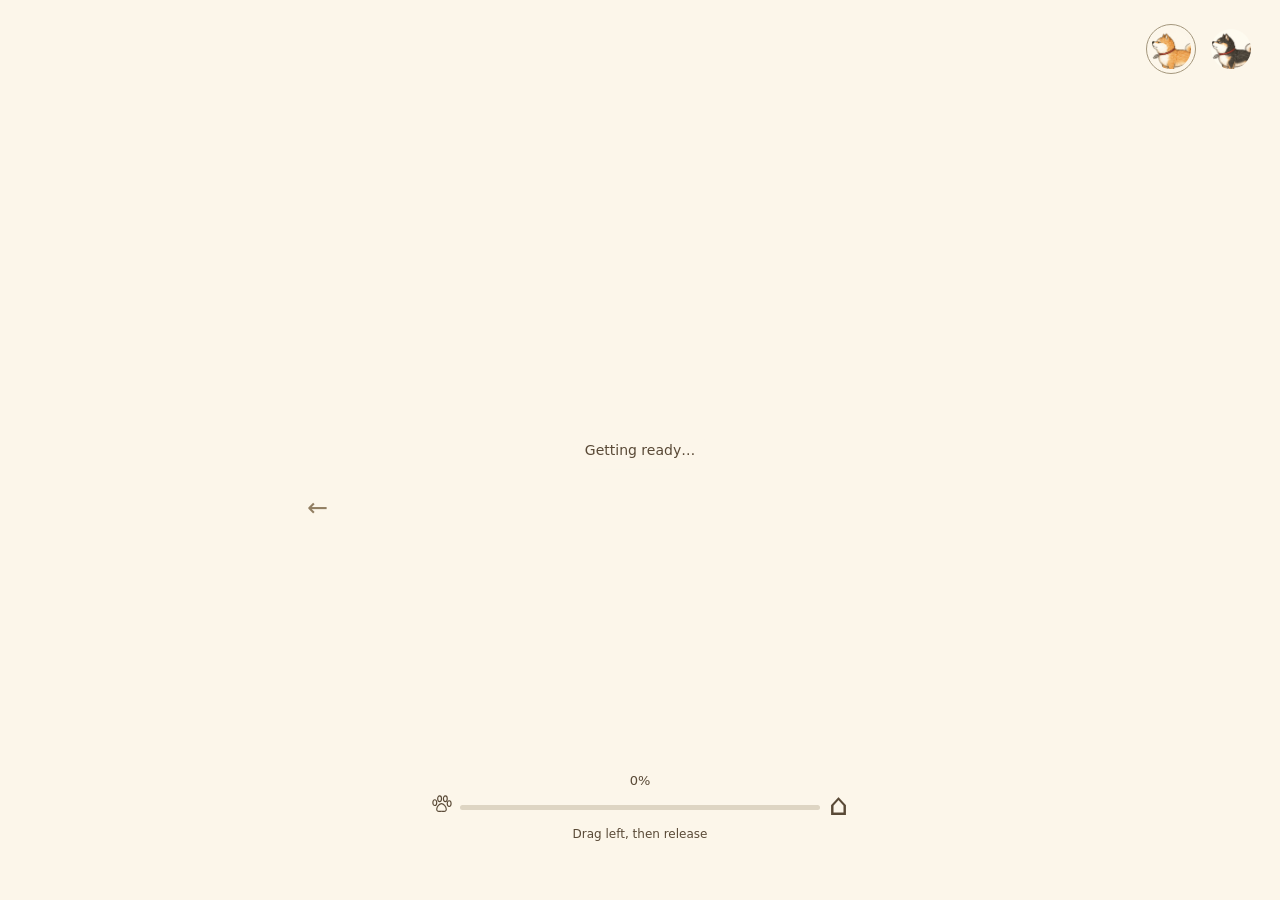
<file: index.html>
<!doctype html><html lang="en"><head><meta charset="UTF-8"><meta name="viewport" content="width=device-width,initial-scale=1"><title>Shiba Tug</title><link rel="stylesheet" href="styles.css?v=5"></head><body>
<main class="toy-shell"><section class="toy" aria-label="Shiba Tug">
<header class="game-header" id="breedHeader"><div></div><div class="breed-picker" role="group" aria-label="Choose your Shiba"><button class="breed selected" data-breed="yellow" aria-label="Golden Shiba" aria-pressed="true"><span class="breed-portrait yellow"></span></button><button class="breed" data-breed="black" aria-label="Black Shiba" aria-pressed="false"><span class="breed-portrait black"></span></button><span id="breedStatus" class="breed-status" role="status"></span></div></header>
<div class="stage" id="stage" data-state="loading" tabindex="0" role="group" aria-label="Leash: hold Left Arrow to pull, Right Arrow to relax, release to take a step" aria-describedby="instructions"><canvas id="scene" width="1536" height="512" role="img" aria-label="A Shiba Inu on a red leash"></canvas><svg class="hit-layer" viewBox="0 0 1536 512" preserveAspectRatio="none" aria-hidden="true"><path id="gripHit" class="rope-hit" d="M 250 240 L 480 330"/><path id="ropeHit" class="rope-hit" d="M315 240 Q700 430 1035 300"/></svg><div class="drag-guide" id="guide" aria-hidden="true">←</div><button id="loading" class="loading" type="button">Getting ready…</button></div>
<div id="route" class="route" aria-hidden="true"><svg class="route-paw" viewBox="0 0 24 24"><path d="M7 16c0-3 3-6 5-6s5 3 5 6-3 2-5 2-5 1-5-2Z"/><ellipse cx="5" cy="9" rx="2" ry="3"/><ellipse cx="10" cy="5" rx="2" ry="3"/><ellipse cx="16" cy="5" rx="2" ry="3"/><ellipse cx="20" cy="10" rx="2" ry="3"/></svg><span id="routeValue" class="route-value">0%</span><span id="pullHint" class="pull-hint">Drag left, then release</span><span class="route-preview"></span><span class="route-line"></span></div><progress class="sr-only" id="walkProgress" max="100" value="0" aria-label="Progress home"></progress>
<p id="instructions" class="sr-only">Hold the hand or red leash and drag left. Release to take a step. A gentle pull goes further; pulling too far makes your Shiba resist. You can also use the arrow keys.</p><p id="message" class="sr-only" role="status" aria-live="polite"></p><button id="restart" class="restart" aria-label="Play again" hidden>↻</button>
</section></main><script src="mechanics.js?v=5"></script><script src="frames.js"></script><script src="black-frames.js"></script><script src="game.js?v=5"></script></body></html>
</file>
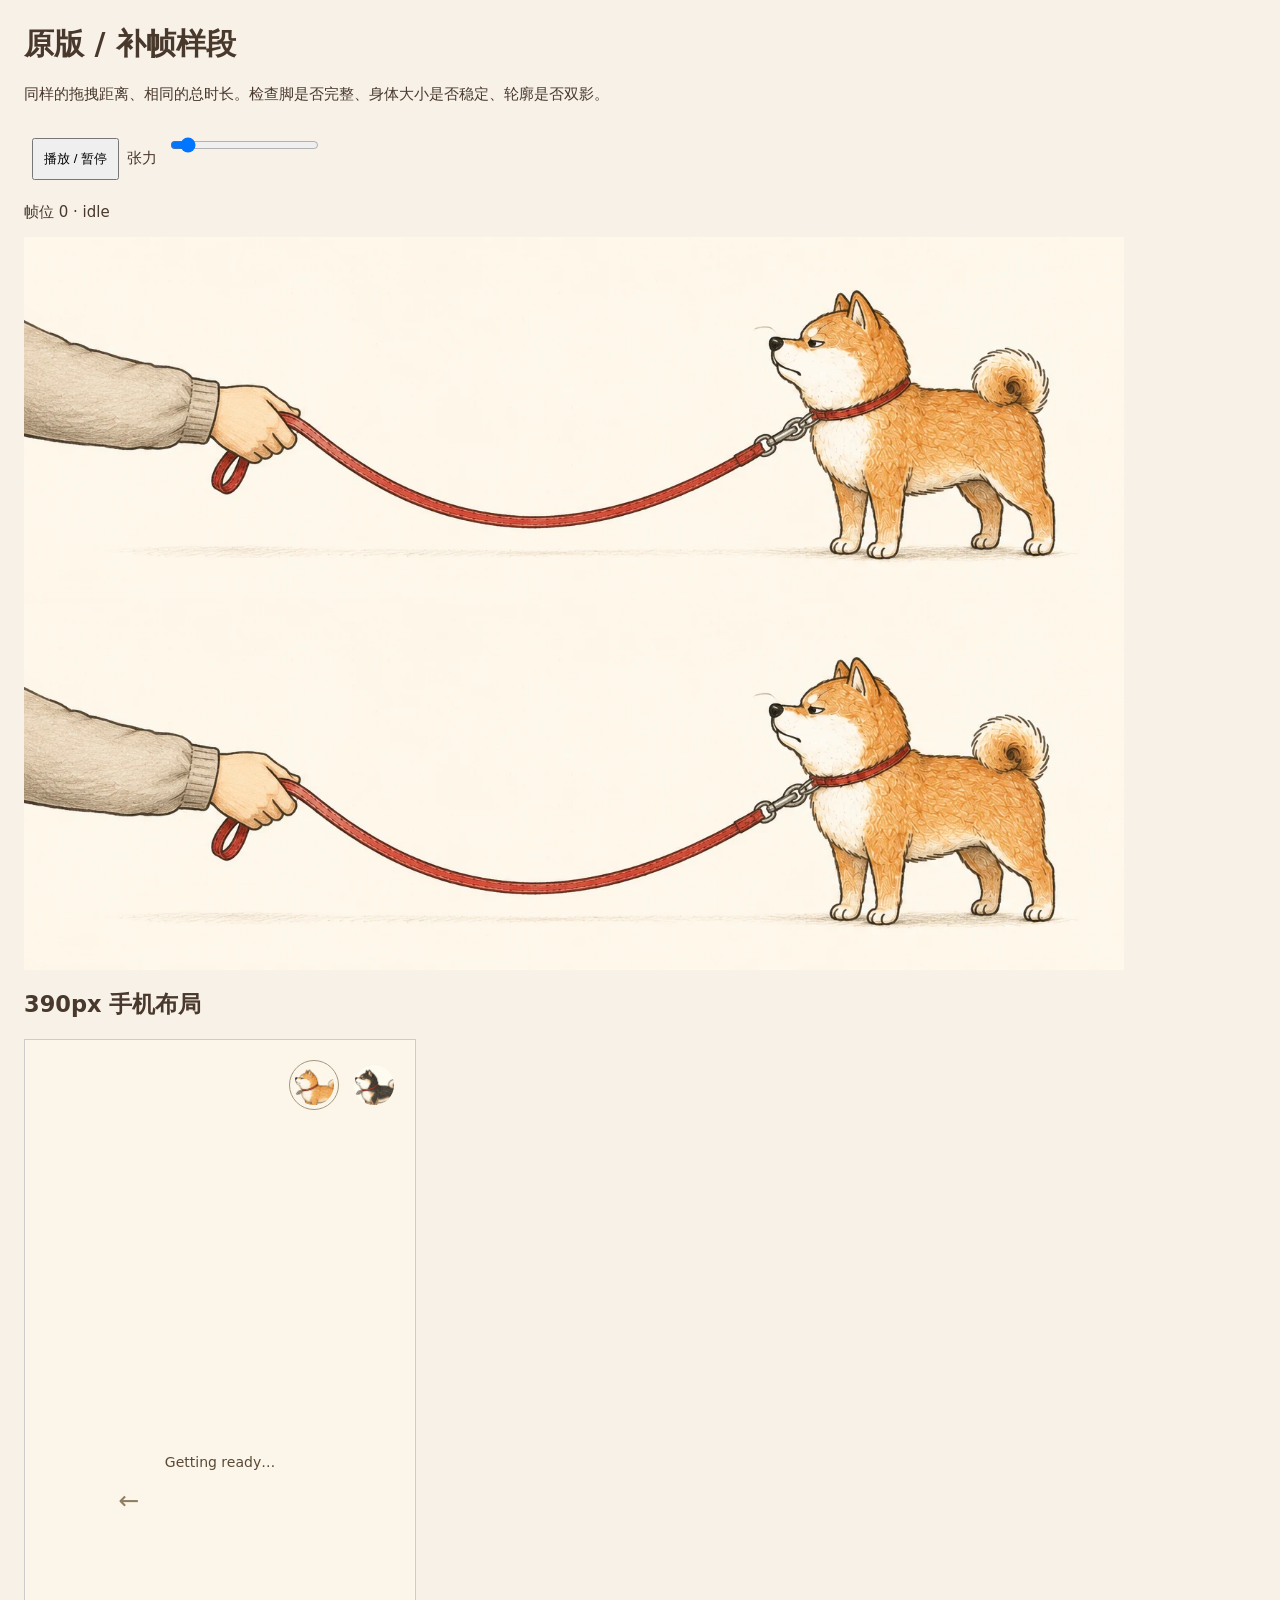
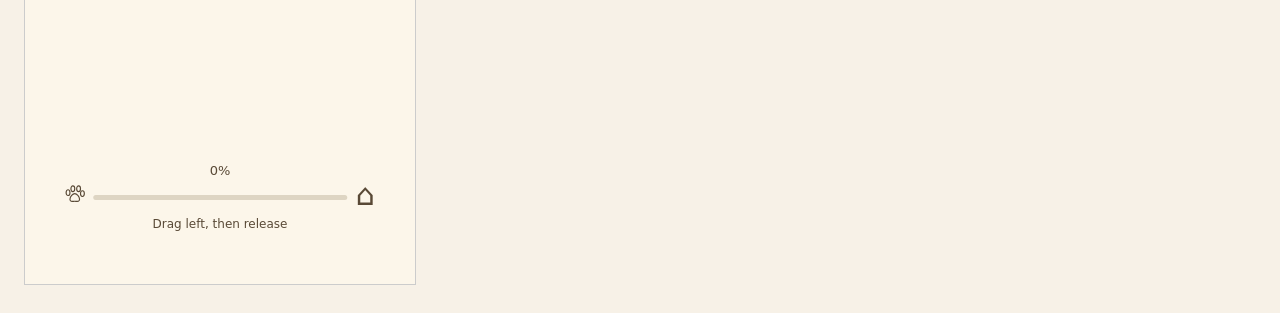
<file: tests/art-review.html>
<!doctype html><html lang="zh-CN"><meta charset="utf-8"><title>柴犬逐帧对照</title>
<style>body{font:15px system-ui;background:#f7f1e7;color:#49382c;margin:24px}img{display:block;width:min(100%,1100px);aspect-ratio:3/1}button,input{margin:8px;padding:10px}iframe{border:1px solid #ccc;width:390px;height:844px}</style>
<h1>原版 / 补帧样段</h1><p>同样的拖拽距离、相同的总时长。检查脚是否完整、身体大小是否稳定、轮廓是否双影。</p>
<button id="play">播放 / 暂停</button><label>张力 <input id="scrub" type="range" min="0" max="100" value="0"></label>
<p id="label"></p><img id="old" alt="原版帧"><img id="fresh" alt="新增中间帧">
<h2>390px 手机布局</h2><iframe src="../index.html" title="手机尺寸游戏"></iframe>
<script>
const oldNames=['idle','hover','takeup','pull','tight-1','brace'];
const newNames=['frames/ch1-idle','frames/ch1-hover','inbetweens/ch1-takeup','frames/ch1-pull','inbetweens/ch1-tight-1','frames/ch1-brace'];
const scrub=document.querySelector('#scrub');let playing=false,start=0;
function paint(value){const i=Math.min(5,Math.floor(value/100*6));document.querySelector('#old').src='../assets/cels/frames/ch1-'+oldNames[i]+'.webp';document.querySelector('#fresh').src='../assets/cels/'+newNames[i]+'.webp';document.querySelector('#label').textContent='帧位 '+i+' · '+oldNames[i];}
scrub.oninput=()=>{playing=false;paint(+scrub.value)};
document.querySelector('#play').onclick=()=>{playing=!playing;start=performance.now();if(playing)requestAnimationFrame(step)};
function step(t){if(!playing)return;const v=((t-start)%2400)/2400*100;scrub.value=v;paint(v);requestAnimationFrame(step)}paint(0);
</script></html>
</file>
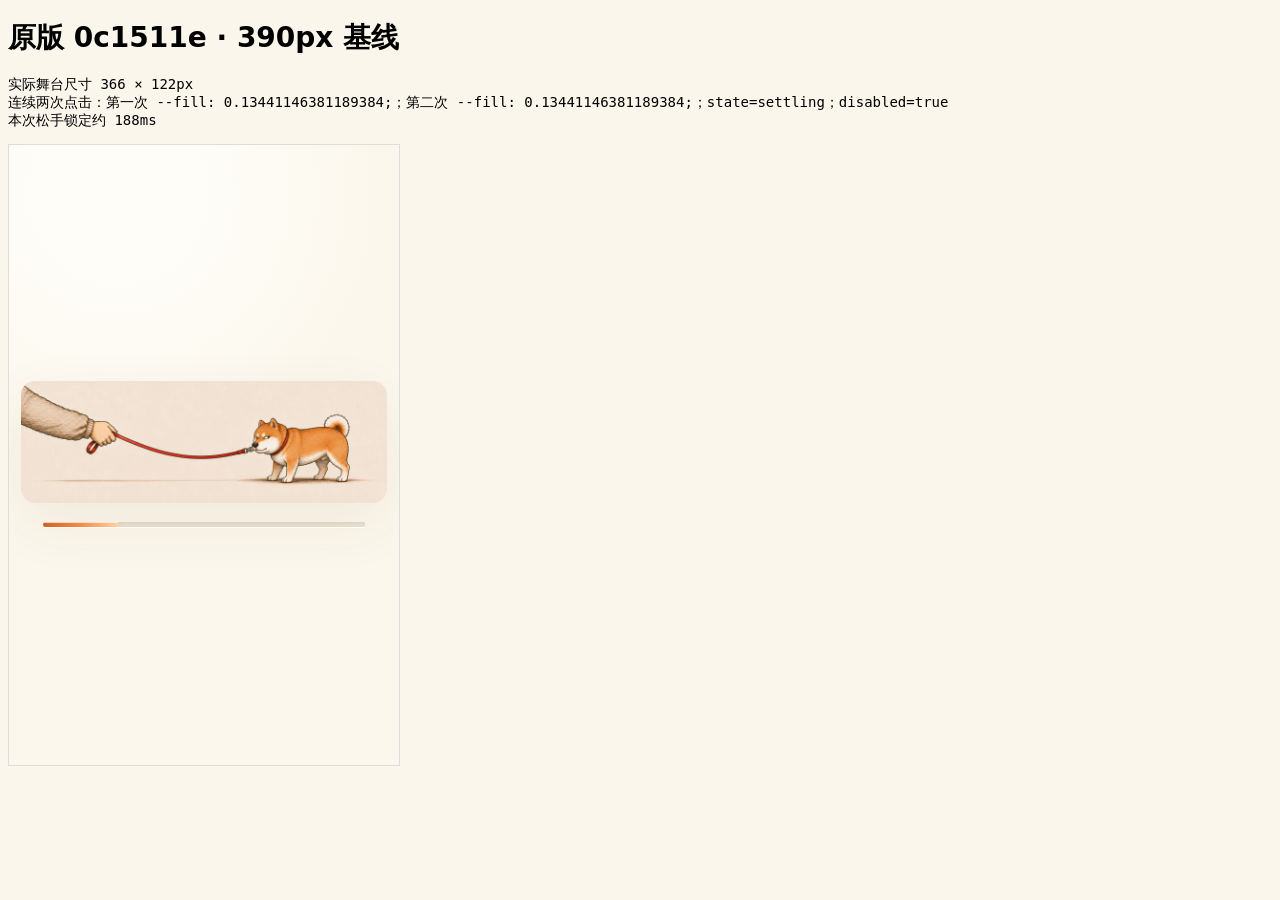
<file: tests/baseline-check.html>
<!doctype html><meta charset="utf-8"><title>原版基线验证</title><style>body{font:14px system-ui;background:#faf6ec}iframe{width:390px;height:620px;border:1px solid #ddd}pre{white-space:pre-wrap}</style><h1>原版 0c1511e · 390px 基线</h1><pre id="report">读取原版…</pre><iframe id="legacy" src="legacy-baseline.html" title="原版手机尺寸"></iframe>
<script>
const f=document.querySelector('iframe');f.onload=async()=>{const w=f.contentWindow,d=f.contentDocument,s=d.querySelector('#stage'),b=d.querySelector('#leashControl'),p=d.querySelector('#fluidProgress'),out=document.querySelector('#report');const sleep=ms=>new Promise(r=>setTimeout(r,ms));const done=async()=>{const t=performance.now();while(b.disabled&&performance.now()-t<6000)await sleep(16)};await sleep(600);out.textContent='实际舞台尺寸 '+s.clientWidth+' × '+s.clientHeight+'px\n';
const start=performance.now();b.click();const first=p.getAttribute('style');b.click();const second=p.getAttribute('style');out.textContent+='连续两次点击：第一次 '+first+'；第二次 '+second+'；state='+s.dataset.state+'；disabled='+b.disabled+'\n';await done();out.textContent+='本次松手锁定约 '+Math.round(performance.now()-start)+'ms\n';
for(let i=0;i<3;i++){b.click();await done();}out.textContent+='继续推进后 chapter='+s.dataset.chapter+'，frame='+d.querySelector('#celCurrent').getAttribute('src')+'\n';out.textContent+='DONE · 原版能阶段性挪步，连续输入被锁定，手机舞台偏小。';};
</script>
</file>
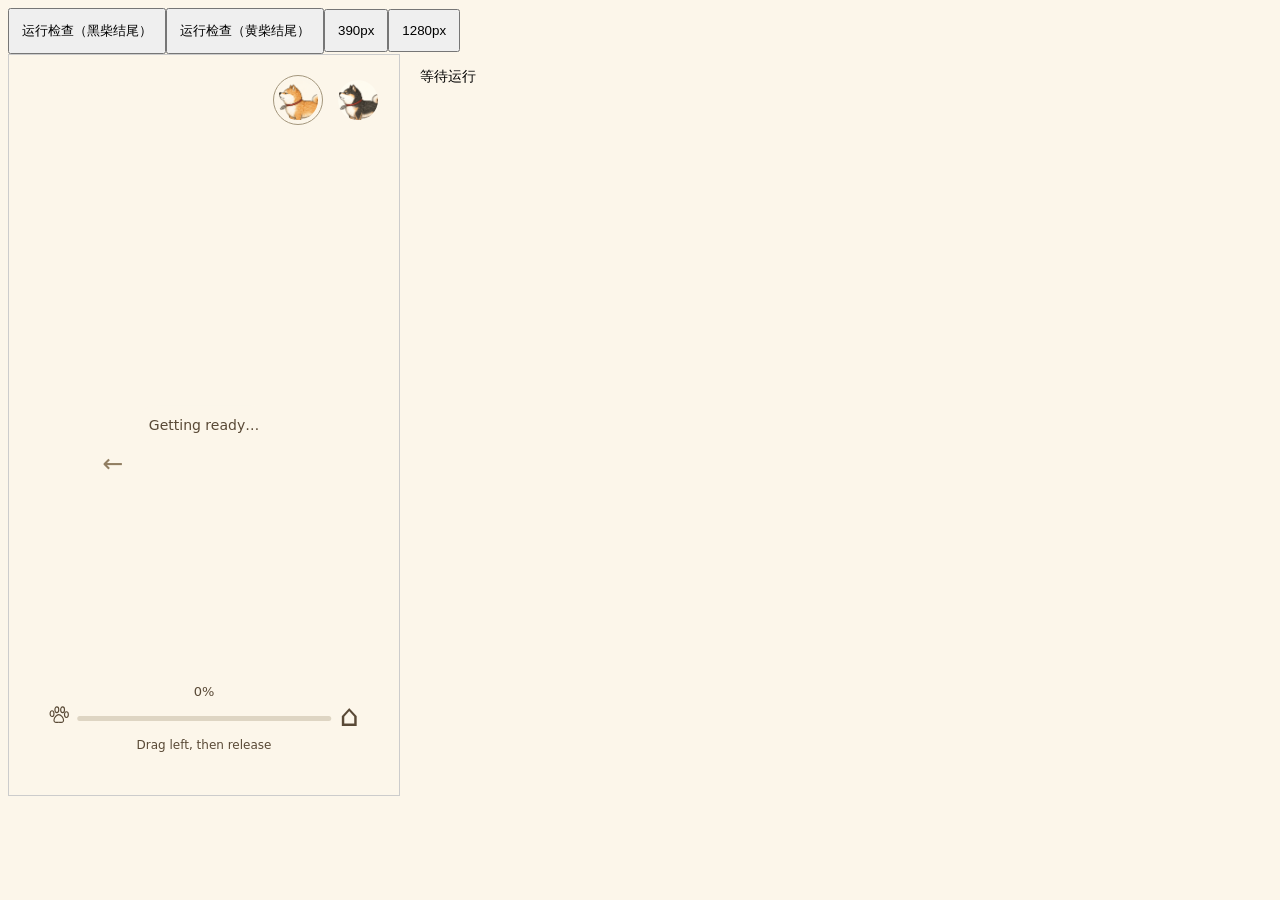
<file: tests/browser-check.html>
<!doctype html><html lang="zh-CN"><meta charset="utf-8"><title>拉绳遛柴验证</title><style>body{font:14px system-ui;background:#fcf6ea}button{padding:12px}main{display:flex;gap:20px}iframe{width:390px;height:740px;border:1px solid #ccc;flex-shrink:0}pre{white-space:pre-wrap}</style><button id="run">运行检查（黑柴结尾）</button><button id="yellowEnd">运行检查（黄柴结尾）</button><button id="mobile">390px</button><button id="desktop">1280px</button><main><iframe id="game" src="../index.html" title="游戏验证"></iframe><pre id="output">等待运行</pre></main><script>
const f=document.querySelector('#game'),out=document.querySelector('#output'),sleep=ms=>new Promise(r=>setTimeout(r,ms));
document.querySelector('#mobile').onclick=()=>f.style.width='390px';document.querySelector('#desktop').onclick=()=>f.style.width='1280px';
async function until(fn,limit=12000){let at=performance.now();while(!fn()){if(performance.now()-at>limit)throw Error('等待超时');await sleep(25)}}
document.querySelector('#yellowEnd').onclick=()=>{document.querySelector('#run').dataset.ending='yellow';document.querySelector('#run').click()};
document.querySelector('#run').onclick=async()=>{out.textContent='';const log=s=>out.textContent+=s+'\n',ok=(v,s)=>{if(!v)throw Error(s);log('PASS '+s)};const w=f.contentWindow,d=f.contentDocument,$=id=>d.getElementById(id),stage=$('stage');
const send=(type,t=0,target=$('ropeHit'))=>{const b=stage.getBoundingClientRect();target.dispatchEvent(new w.PointerEvent(type,{bubbles:true,cancelable:true,clientX:b.left+b.width*.7-t*w.ShibaRules.pullLength(b.width),clientY:b.top+b.height*.6,pointerId:7,pointerType:'touch',button:0,isPrimary:true}))};
const pull=async(t)=>{send('pointerdown');send('pointermove',t);const predicted=+stage.dataset.preview;send('pointerup',t);await sleep(850);return predicted;};
try{
 await until(()=>stage.dataset.state==='idle'||stage.dataset.state==='complete');if(stage.dataset.state==='complete')$('restart').click();
 send('pointerdown',0,stage);ok(stage.dataset.state==='idle','空白处不能拉绳');
 send('pointerdown');send('pointermove',.5);const preview=+stage.dataset.preview;ok(preview>0&&+stage.dataset.progress===0,'拖动立即预览，不提前结算');send('pointerup',.5);await sleep(900);ok(Math.abs(+stage.dataset.progress-preview)<.001,'松手收益与预览一致');
 const saved=+stage.dataset.progress;send('pointerdown');send('pointermove',1);ok(+stage.dataset.preview===.08,'过拉仍有小步收益');send('pointermove',.5);await sleep(200);ok(+stage.dataset.preview>0,'回松保持后恢复');send('pointercancel');ok(+stage.dataset.progress===saved&&+stage.dataset.preview===0,'取消撤销预览');
 await pull(.6);send('pointerdown');send('pointermove',.4);ok(stage.dataset.state==='dragging','连续拖拽可开始');send('pointercancel');
 const samples=[],rafSamples=[];send('pointerdown');for(let i=0;i<30;i++){const at=performance.now();send('pointermove',.3+i%5*.04);samples.push(performance.now()-at);await new Promise(r=>w.requestAnimationFrame(r));rafSamples.push(performance.now()-at)}send('pointercancel');samples.sort((a,b)=>a-b);rafSamples.sort((a,b)=>a-b);log('METRIC dispatch→feedback median/P95 '+samples[15].toFixed(2)+'/'+samples[28].toFixed(2)+' ms');log('METRIC next rAF median/P95 '+rafSamples[15].toFixed(2)+'/'+rafSamples[28].toFixed(2)+' ms');
 const before=stage.dataset.progress;d.querySelector('[data-breed="black"]').click();await until(()=>stage.dataset.breed==='black');ok(stage.dataset.progress===before,'换黑柴保留进度');
 send('pointerdown');send('pointermove',1);send('pointerup',1);await sleep(250);ok(stage.dataset.state==='settling','黑柴得意反应');await sleep(800);
 if(document.querySelector('#run').dataset.ending==='yellow'){d.querySelector('[data-breed=yellow]').click();await until(()=>stage.dataset.breed==='yellow')}
 for(let i=0;i<16&&+stage.dataset.progress<1;i++)await pull(.67);
 await until(()=>stage.dataset.state==='complete');ok(+stage.dataset.endingProgress===1,'走进家门、回头结尾完成');ok(!$('restart').hidden,'重玩可用');
 ok(d.documentElement.scrollWidth<=d.documentElement.clientWidth,'布局无横向溢出');
 delete document.querySelector('#run').dataset.ending;log('DONE：合成触摸检查完成；实体鼠标与最终画面单独检查。');
}catch(e){log('FAIL '+e.message)}
};</script></html>
</file>
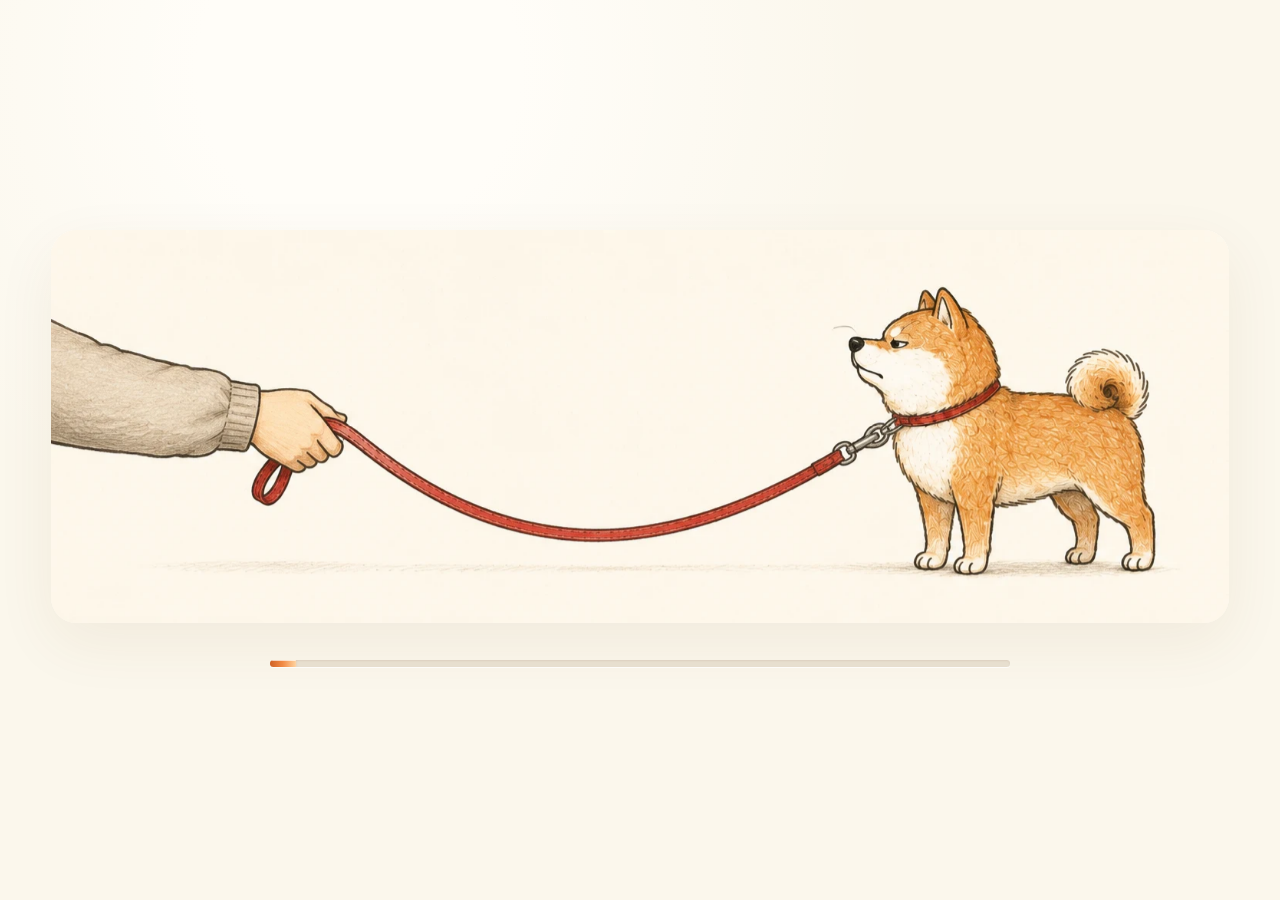
<file: tests/legacy-baseline.html>
<!-- Historical baseline 0c1511e, preserved only for reproducible comparison. -->
<!doctype html>
<html lang="zh-CN">
  <head><base href="../">
    <meta charset="UTF-8" />
    <meta name="viewport" content="width=device-width, initial-scale=1.0" />
    <title>小柴的散步谈判</title>
    <meta name="description" content="一只很难被说服去散步的柴犬。" />
    <style>:root {
  --paper: #fbf7ec;
  --rail: rgba(117, 78, 43, .13);
  --fill: .035;
}

* { box-sizing: border-box; }
html, body { min-width: 320px; min-height: 100%; margin: 0; background: var(--paper); }
body { min-height: 100vh; }
button { font: inherit; }

.toy-shell {
  display: grid;
  min-height: 100vh;
  place-items: center;
  padding: clamp(16px, 4vw, 68px);
  background: radial-gradient(circle at 28% 8%, #fffdf8 0 13%, transparent 42%), var(--paper);
}
.toy { width: min(1280px, 100%); }
.stage {
  position: relative;
  overflow: hidden;
  isolation: isolate;
  aspect-ratio: 3 / 1;
  border-radius: clamp(14px, 2vw, 28px);
  background: #fdf8ed;
  box-shadow: 0 20px 60px rgba(111, 75, 34, .07), inset 0 1px rgba(255,255,255,.9);
}
.cel-viewport { position: absolute; inset: 0; overflow: hidden; background: #fdf8ed; }
.cel {
  position: absolute;
  inset: 0;
  width: 100%;
  height: 100%;
  object-fit: cover;
  opacity: 0;
  transform: translate3d(0, 0, 0);
  will-change: opacity, transform;
}
.cel-current { z-index: 2; opacity: 1; }
.cel-previous { z-index: 1; }
.stage.is-dragging .cel-current { transform: translate3d(calc(var(--scene-sway, 0px) * -.18), 0, 0) scale(1.003); }
.stage.is-resetting .cel-previous { opacity: 1; }
.stage.is-resetting .cel-current { animation: scene-reset .34s ease-out both; }

.hit-layer { position: absolute; z-index: 4; inset: 0; width: 100%; height: 100%; overflow: visible; }
.rope-hit { fill: none; stroke: #fff; stroke-opacity: .001; stroke-width: 82; stroke-linecap: round; pointer-events: stroke; cursor: grab; touch-action: none; }
.rope-hit:active { cursor: grabbing; }
.stage.is-locked .rope-hit { pointer-events: none; }
.leash-control { position: absolute; z-index: 5; top: 50%; left: 40%; width: 1px; height: 1px; padding: 0; border: 0; opacity: 0; }
.leash-control:focus-visible { width: 30px; height: 30px; opacity: 1; outline: 2px solid rgba(237, 141, 66, .72); outline-offset: 5px; border-radius: 50%; transform: translate(-50%, -50%); }

.grab-cue {
  --cue-x: 22.6%;
  --cue-y: 49%;
  --cue-scale: 1;
  position: absolute;
  z-index: 6;
  left: var(--cue-x);
  top: var(--cue-y);
  width: clamp(30px, 4.2vw, 52px);
  aspect-ratio: 1;
  pointer-events: none;
  opacity: 0;
  transform: translate(-50%, -50%) translate3d(var(--cue-shift, 0px), 0, 0) scale(var(--cue-scale));
  transform-origin: 50% 58%;
  transition: opacity .16s ease, transform .1s linear;
}
.grab-cue svg { position: relative; z-index: 2; display: block; width: 100%; height: 100%; overflow: visible; filter: drop-shadow(0 2px 2px rgba(92, 48, 23, .2)); }
.cue-hand { fill: #ffe4be; stroke: #633c26; stroke-width: 2.15; stroke-linejoin: round; }
.cue-line, .cue-motion { fill: none; stroke: #d76a30; stroke-width: 2.4; stroke-linecap: round; }
.cue-motion { opacity: .76; }
.grab-ripple { position: absolute; z-index: 1; inset: 21%; border: 2px solid rgba(221, 108, 43, .58); border-radius: 50%; opacity: 0; transform: scale(.4); }
.stage.is-hovering .grab-cue, .stage.is-dragging .grab-cue { opacity: 1; }
.stage.is-hovering .grab-cue { animation: cue-float 1.25s ease-in-out infinite; }
.stage.is-hovering .ripple-one { animation: cue-ripple 1.3s ease-out infinite; }
.stage.is-hovering .ripple-two { animation: cue-ripple 1.3s .46s ease-out infinite; }
.stage.is-dragging .grab-cue { --cue-scale: calc(1 + var(--grab-tightness, 0) * .1); }
.stage.is-dragging .cue-hand { fill: #ffd29e; }
.stage.is-dragging .cue-line { stroke-width: calc(2.4px + var(--grab-tightness, 0) * 1.5px); }
.stage.is-dragging .ripple-one { animation: cue-ripple .72s ease-out infinite; }
.stage.is-dragging .ripple-two { animation: cue-ripple .72s .24s ease-out infinite; }

.fluid-progress { position: relative; width: min(82%, 740px); height: 13px; margin: clamp(18px, 3.2vw, 34px) auto 0; }
.fluid-track {
  position: absolute;
  inset: 3px 0;
  overflow: hidden;
  border-radius: 999px;
  background: var(--rail);
  box-shadow: inset 0 1px 2px rgba(92, 55, 27, .08), 0 1px rgba(255,255,255,.72);
}
.fluid-fill {
  position: absolute;
  inset: 0;
  width: 100%;
  border-radius: inherit;
  background: linear-gradient(105deg, #cf6125 0%, #f28b45 19%, #ffd4a1 39%, #ffe8c9 52%, #f6a25d 66%, #df722d 82%, #ffdcb2 100%);
  background-size: 260% 100%;
  box-shadow: 0 0 13px rgba(235, 136, 59, .36), inset 0 1px rgba(255,255,255,.68);
  transform: scaleX(var(--fill));
  transform-origin: left center;
  transition: transform .36s cubic-bezier(.18,.85,.22,1.1);
  animation: morpheus-flow 4.8s linear infinite;
}
.fluid-progress.is-pulling .fluid-fill { transition-duration: .14s; transform: scaleX(var(--pull-fill)); }
.fluid-progress.is-dragging .fluid-fill { transition: none; transform: scaleX(var(--drag-fill)); filter: saturate(calc(1 + var(--drag-energy, 0) * .28)) brightness(calc(1 + var(--drag-energy, 0) * .12)); }
.fluid-progress.is-complete .fluid-fill { animation: morpheus-flow 2.4s linear infinite, completion-breathe .75s ease-in-out infinite alternate; }

.sr-only { position: absolute; width: 1px; height: 1px; padding: 0; overflow: hidden; clip: rect(0,0,0,0); white-space: nowrap; border: 0; }

@keyframes morpheus-flow { to { background-position: 260% 0; } }
@keyframes completion-breathe { from { filter: brightness(1); } to { filter: brightness(1.15) saturate(1.12); } }
@keyframes scene-reset { from { opacity: 0; } to { opacity: 1; } }
@keyframes cue-float { 0%, 100% { transform: translate(-50%, -50%) translate3d(0, 0, 0) scale(1); } 50% { transform: translate(-50%, -50%) translate3d(-4px, -2px, 0) scale(1.05); } }
@keyframes cue-ripple { 0% { opacity: .72; transform: scale(.42); } 100% { opacity: 0; transform: scale(1.7); } }

@media (max-width: 620px) {
  .toy-shell { padding: 12px; }
  .stage { border-radius: 14px; }
  .fluid-progress { width: 88%; height: 11px; margin-top: 16px; }
}

@media (prefers-reduced-motion: reduce) {
  *, *::before, *::after { scroll-behavior: auto !important; animation-duration: .01ms !important; animation-iteration-count: 1 !important; transition-duration: .01ms !important; }
}
</style>
  </head>
  <body>
    <main class="toy-shell">
      <section class="toy" aria-label="小柴拉绳小游戏">
        <div class="stage" id="stage" data-state="idle" data-chapter="1">
          <div class="cel-viewport" id="celViewport">
            <img class="cel cel-previous" id="celPrevious" alt="" aria-hidden="true" />
            <img class="cel cel-current" id="celCurrent" alt="一只柴犬固执地站在牵引绳另一端。" />
            <svg class="hit-layer" viewBox="0 0 1536 512" preserveAspectRatio="none" aria-hidden="true">
              <path id="ropeHit" class="rope-hit" d="M 305 265 C 560 370, 795 373, 1050 297" />
            </svg>
            <div class="grab-cue" id="grabCue" aria-hidden="true">
              <i class="grab-ripple ripple-one"></i><i class="grab-ripple ripple-two"></i>
              <svg viewBox="0 0 52 52" focusable="false">
                <path class="cue-motion" d="M8 19c-3 4-3 10 0 14M14 14c-5 6-5 17 0 24" />
                <path class="cue-hand" d="M25 43c-7 0-12-5-12-12v-7c0-2 2-3 4-1l4 4V13c0-3 5-3 5 0v12-15c0-3 5-3 5 0v15-12c0-3 5-3 5 0v14-9c0-3 5-3 5 0v14c0 7-5 11-12 11Z" />
                <path class="cue-line" d="M21 27h20" />
              </svg>
            </div>
          </div>
          <button class="leash-control" id="leashControl" type="button" aria-describedby="tugHint">
            <span class="sr-only">轻拉牵引绳</span>
          </button>
          <p id="tugHint" class="sr-only">可点击或拖动画中的牵引绳，也可按空格或回车推进。</p>
        </div>
        <div class="fluid-progress" id="fluidProgress" aria-hidden="true">
          <div class="fluid-track"><div class="fluid-fill"></div></div>
        </div>
      </section>
    </main>
    <script>(() => {
  const stage = document.querySelector('#stage');
  const currentCel = document.querySelector('#celCurrent');
  const previousCel = document.querySelector('#celPrevious');
  const ropeHit = document.querySelector('#ropeHit');
  const leashControl = document.querySelector('#leashControl');
  const fluidProgress = document.querySelector('#fluidProgress');
  const grabCue = document.querySelector('#grabCue');
  const PAUSE = (ms) => new Promise((resolve) => window.setTimeout(resolve, ms));
  const REDUCED = window.matchMedia('(prefers-reduced-motion: reduce)').matches;
  const VALID_DRAG = .04;
  const FULL_DRAG = .22;
  const MIN_BAR = .035;

  const NAMES = ['idle', 'hover', 'takeup', 'pull', 'tight-1', 'brace', 'tight-2', 'crouch-1', 'crouch-2', 'reactionA', 'reactionB', 'turn-1', 'turn', 'turn-2', 'refusal', 'return', 'slide-1', 'slide', 'replant', 'settled'];
  const pathFor = (chapter, name) => {
    const endX = [1060, 1015, 970][chapter];
    const isLoose = ['idle', 'hover', 'takeup', 'settled', 'replant'].includes(name);
    const startY = 242;
    const endY = name === 'refusal' ? 338 : 298;
    const sag = isLoose ? 105 : 22;
    return `M 347 ${startY} C 575 ${startY + sag}, ${endX - 235} ${endY + sag}, ${endX} ${endY}`;
  };
  const sourceFor = (chapter, name) => {
    const filePrefix = `ch${chapter + 1}`;
    const fileName = name.replace('reactionA', 'reaction-a').replace('reactionB', 'reaction-b');
    return `assets/cels/frames/${filePrefix}-${fileName}.webp`;
  };
  const CELS = [0, 1, 2].map((chapter) => Object.fromEntries(NAMES.map((name) => [name, {
    id: `ch${chapter + 1}-${name}`,
    src: sourceFor(chapter, name),
    hitPath: pathFor(chapter, name)
  }])));

  let state = 'idle';
  let chapter = 0;
  let storedProgress = 0;
  let currentId = '';
  let drag = null;
  let queuedDrag = null;
  let dragRaf = 0;
  let reactionCursor = 0;
  const preloadCache = new Map();

  function setState(next) {
    state = next;
    stage.dataset.state = next;
    stage.dataset.chapter = String(chapter + 1);
    stage.classList.toggle('is-locked', !['idle', 'dragging'].includes(next));
    leashControl.disabled = next !== 'idle';
  }

  function preload(src) {
    if (preloadCache.has(src)) return preloadCache.get(src);
    const task = new Promise((resolve) => {
      const image = new Image();
      image.onload = () => resolve(true);
      image.onerror = () => resolve(false);
      image.src = src;
    });
    preloadCache.set(src, task);
    return task;
  }

  function preloadChapter(index) {
    NAMES.forEach((name) => preload(CELS[index][name].src));
  }

  function displayProgress(value) {
    return MIN_BAR + (1 - MIN_BAR) * Math.max(0, Math.min(1, value));
  }

  function setProgress(value) {
    fluidProgress.style.setProperty('--fill', String(displayProgress(value)));
  }

  function showNow(frame) {
    ropeHit.setAttribute('d', frame.hitPath);
    if (currentId !== frame.id) {
      currentCel.src = frame.src;
      currentId = frame.id;
    }
  }

  async function showFrame(frame, hold = 105, fade = false) {
    if (!(await preload(frame.src))) return false;
    if (currentId !== frame.id) {
      if (fade && currentCel.getAttribute('src')) {
        previousCel.src = currentCel.src;
        currentCel.src = frame.src;
        currentId = frame.id;
        ropeHit.setAttribute('d', frame.hitPath);
        stage.classList.add('is-resetting');
        await new Promise((resolve) => requestAnimationFrame(resolve));
        await PAUSE(REDUCED ? 20 : 250);
        stage.classList.remove('is-resetting');
      } else {
        showNow(frame);
        await new Promise((resolve) => requestAnimationFrame(resolve));
      }
    }
    await PAUSE(REDUCED ? 24 : hold);
    return true;
  }

  async function play(names, hold = 92) {
    for (const name of names) {
      if (!(await showFrame(CELS[chapter][name], hold))) return false;
    }
    return true;
  }

  function updateCuePosition(clientX, clientY) {
    const bounds = stage.getBoundingClientRect();
    grabCue.style.setProperty('--cue-x', `${Math.max(0, Math.min(bounds.width, clientX - bounds.left))}px`);
    grabCue.style.setProperty('--cue-y', `${Math.max(0, Math.min(bounds.height, clientY - bounds.top))}px`);
  }

  function tensionFor(clientX, startX) {
    const width = stage.getBoundingClientRect().width;
    const distance = Math.max(0, startX - clientX);
    const validDistance = width * VALID_DRAG;
    const fullDistance = width * FULL_DRAG;
    if (distance < validDistance) return { distance, tension: 0, valid: false };
    return { distance, tension: Math.min(1, (distance - validDistance) / (fullDistance - validDistance)), valid: true };
  }

  function gainFor(tension) {
    return .035 + .105 * Math.pow(tension, .85);
  }

  function frameForTension(tension, variant) {
    if (tension < .08) return 'hover';
    if (tension < .18) return 'takeup';
    if (tension < .28) return 'pull';
    if (tension < .38) return 'tight-1';
    if (tension < .48) return 'brace';
    if (tension < .58) return 'tight-2';
    if (tension < .66) return 'crouch-1';
    if (tension < .74) return 'crouch-2';
    if (tension < .80) return variant;
    if (tension < .86) return 'turn-1';
    if (tension < .92) return 'turn';
    if (tension < .97) return 'turn-2';
    return 'refusal';
  }

  function setHover(event) {
    if (state !== 'idle') return;
    updateCuePosition(event.clientX, event.clientY);
    stage.classList.add('is-hovering');
    showNow(CELS[chapter].hover);
  }

  function clearHover() {
    if (state !== 'idle') return;
    stage.classList.remove('is-hovering');
    showNow(CELS[chapter].idle);
  }

  function applyDrag(clientX, clientY) {
    if (!drag || state !== 'dragging') return;
    const pull = tensionFor(clientX, drag.startX);
    drag.distance = pull.distance;
    drag.tension = pull.tension;
    drag.valid = pull.valid;
    drag.preview = frameForTension(pull.tension, drag.variant);
    updateCuePosition(clientX, clientY);
    stage.style.setProperty('--grab-tightness', String(pull.tension));
    stage.style.setProperty('--scene-sway', `${Math.min(10, pull.distance * .055)}px`);
    grabCue.style.setProperty('--cue-shift', `${-Math.min(18, pull.distance * .08)}px`);
    const previewProgress = pull.valid ? Math.min(1, storedProgress + gainFor(pull.tension)) : storedProgress;
    fluidProgress.style.setProperty('--drag-fill', String(displayProgress(previewProgress)));
    fluidProgress.style.setProperty('--drag-energy', String(pull.tension));
    showNow(CELS[chapter][drag.preview]);
  }

  function queueDrag(clientX, clientY) {
    queuedDrag = [clientX, clientY];
    if (dragRaf) return;
    dragRaf = requestAnimationFrame(() => {
      dragRaf = 0;
      if (queuedDrag) applyDrag(...queuedDrag);
    });
  }

  function stopDragging() {
    if (dragRaf) cancelAnimationFrame(dragRaf);
    dragRaf = 0;
    queuedDrag = null;
    stage.classList.remove('is-dragging');
    stage.style.removeProperty('--grab-tightness');
    stage.style.removeProperty('--scene-sway');
    grabCue.style.removeProperty('--cue-shift');
    fluidProgress.classList.remove('is-dragging');
    fluidProgress.style.removeProperty('--drag-fill');
    fluidProgress.style.removeProperty('--drag-energy');
  }

  function settleFrames(preview, variant, crossedMilestone) {
    const tensionPath = ['hover', 'takeup', 'pull', 'tight-1', 'brace', 'tight-2', 'crouch-1', 'crouch-2', variant, 'turn-1', 'turn', 'turn-2', 'refusal'];
    const currentIndex = Math.max(0, tensionPath.indexOf(preview));
    if (crossedMilestone) {
      return [...tensionPath.slice(currentIndex + 1), 'return', 'slide-1', 'slide', 'replant'];
    }
    if (preview === 'refusal') return ['return', 'settled'];
    if (['turn-1', 'turn', 'turn-2'].includes(preview)) return [...tensionPath.slice(currentIndex + 1), 'return', 'settled'];
    if (preview === 'reactionA' || preview === 'reactionB') return ['settled'];
    return [tensionPath[Math.min(currentIndex + 1, tensionPath.length - 1)], 'settled'];
  }

  async function resetAfterComplete() {
    await PAUSE(REDUCED ? 160 : 1500);
    fluidProgress.classList.remove('is-complete');
    chapter = 0;
    storedProgress = 0;
    setProgress(storedProgress);
    await showFrame(CELS[0].idle, 100, true);
    setState('idle');
  }

  async function commitPull({ tension = .6, preview = 'brace', variant = 'reactionA', valid = true } = {}) {
    if (state !== 'idle') return;
    if (!valid) {
      showNow(CELS[chapter].idle);
      return;
    }

    const before = storedProgress;
    const beforeChapter = Math.min(2, Math.floor(before * 3));
    storedProgress = Math.min(1, before + gainFor(tension));
    const afterChapter = Math.min(3, Math.floor(storedProgress * 3));
    const crossedMilestone = afterChapter > beforeChapter || storedProgress === 1;
    setProgress(storedProgress);
    setState('settling');
    await play(settleFrames(preview, variant, crossedMilestone), crossedMilestone ? 118 : 82);

    if (crossedMilestone) {
      if (afterChapter === 3) {
        fluidProgress.classList.add('is-complete');
        setState('complete');
        resetAfterComplete();
        return;
      }
      chapter = afterChapter;
      preloadChapter(chapter);
      await showFrame(CELS[chapter].idle, 90, true);
    }
    setState('idle');
  }

  function beginPointer(event) {
    if (state !== 'idle') return;
    stage.classList.remove('is-hovering');
    const variant = reactionCursor % 2 === 0 ? 'reactionA' : 'reactionB';
    drag = { startX: event.clientX, pointerId: event.pointerId, tension: 0, valid: false, preview: 'hover', variant };
    setState('dragging');
    stage.classList.add('is-dragging');
    fluidProgress.classList.add('is-dragging');
    updateCuePosition(event.clientX, event.clientY);
    ropeHit.setPointerCapture?.(event.pointerId);
    applyDrag(event.clientX, event.clientY);
  }

  function movePointer(event) {
    if (!drag || event.pointerId !== drag.pointerId) return;
    queueDrag(event.clientX, event.clientY);
  }

  function endPointer(event) {
    if (!drag || event.pointerId !== drag.pointerId) return;
    ropeHit.releasePointerCapture?.(event.pointerId);
    applyDrag(event.clientX, event.clientY);
    const result = { tension: drag.tension, preview: drag.preview, variant: drag.variant, valid: drag.valid };
    if (result.valid) reactionCursor += 1;
    drag = null;
    stopDragging();
    setState('idle');
    commitPull(result);
  }

  function cancelPointer(event) {
    if (!drag || (event && event.pointerId !== drag.pointerId)) return;
    drag = null;
    stopDragging();
    setState('idle');
    showNow(CELS[chapter].idle);
  }

  ropeHit.addEventListener('pointerdown', beginPointer);
  ropeHit.addEventListener('pointermove', movePointer);
  ropeHit.addEventListener('pointerup', endPointer);
  ropeHit.addEventListener('pointercancel', cancelPointer);
  ropeHit.addEventListener('pointerenter', setHover);
  ropeHit.addEventListener('pointerleave', clearHover);
  leashControl.addEventListener('click', (event) => { event.preventDefault(); commitPull(); });
  leashControl.addEventListener('keydown', (event) => {
    if (event.key !== 'Enter' && event.key !== ' ') return;
    event.preventDefault();
    commitPull();
  });

  setProgress(storedProgress);
  showNow(CELS[0].idle);
  setState('idle');
  CELS.forEach((_, index) => preloadChapter(index));
})();
</script>
  </body>
</html>
</file>
<file: styles.css>
:root{--paper:#fcf6ea;--ink:#594936;--sage:#778568;--red:#a74432}*{box-sizing:border-box}body{margin:0;background:var(--paper);color:var(--ink);font:14px system-ui}button{font:inherit;color:inherit;cursor:pointer}[hidden]{display:none!important}.toy-shell{height:100svh;min-height:420px;overflow:hidden;position:relative;background:var(--paper)}.toy{height:100%;position:relative}.game-header{position:absolute;z-index:5;top:max(24px,env(safe-area-inset-top));right:24px}.game-header>div:first-child,.walk-heading,.interaction,footer,.message,.result,.route-stop{display:none}.breed-picker{display:flex;gap:10px}.breed{border:1px solid transparent;border-radius:50%;padding:4px;background:transparent;min-width:48px;min-height:48px}.breed.selected{border-color:#a4977d}.breed-portrait{display:block;width:40px;height:40px;border-radius:50%;background-size:180px 60px;background-position:-121px -4px}.yellow{background-image:url('assets/cels/frames/ch1-idle.webp')}.black{background-image:url('assets/cels/black/idle.webp')}.breed-status{position:absolute;right:0;top:58px;white-space:nowrap;font-size:12px}.stage{position:absolute;left:0;top:50%;transform:translateY(-50%);width:100%;aspect-ratio:3/1;user-select:none;touch-action:pan-y}.poster,canvas{width:100%;height:100%;display:block;mix-blend-mode:multiply;mask-image:linear-gradient(to bottom,transparent,#000 14%,#000 86%,transparent)}.hit-layer{position:absolute;inset:0;width:100%;height:100%;pointer-events:none}.rope-hit{fill:none;stroke:transparent;stroke-width:110;pointer-events:stroke;cursor:grab;touch-action:none}.stage.is-dragging{cursor:grabbing}.grab-cue{display:none}.route{position:absolute;bottom:max(10vh,40px);left:50%;transform:translateX(-50%);width:min(360px,65vw);height:3px;background:#ded5c3;border-radius:5px}.route-paw{position:absolute;left:-30px;top:-11px;width:23px;height:23px;fill:none;stroke:currentColor;stroke-width:1.2}.route:after{content:'⌂';position:absolute;right:-28px;top:-18px;font-size:30px}.route-line{position:absolute;inset:0;transform:scaleX(var(--progress,0));transform-origin:left;background:var(--sage);border-radius:5px}.sr-only{position:absolute;width:1px;height:1px;overflow:hidden;clip-path:inset(50%);white-space:nowrap}.loading{position:absolute;left:50%;top:50%;transform:translate(-50%,-50%);background:var(--paper);border:0;padding:12px;border-radius:20px}.restart{position:absolute;bottom:8vh;left:50%;transform:translateX(-50%);background:transparent;border:1px solid #b9ab91;border-radius:50%;width:48px;height:48px;font-size:24px}button:focus-visible,.stage:focus-visible{outline:2px solid var(--sage);outline-offset:5px}@media(max-width:620px){.stage{aspect-ratio:8/5}.game-header{right:16px;top:20px}}@media(prefers-reduced-motion:reduce){*{animation:none!important;transition:none!important}}
.route-preview{position:absolute;inset:-1px 0;background:#a7b991;opacity:.4;transform:scaleX(var(--preview,0));transform-origin:left;border-radius:5px}.drag-guide{position:absolute;left:24%;top:60%;color:#917e62;font-size:25px;pointer-events:none;animation:guide 1.5s ease-in-out 3}@keyframes guide{0%,100%{transform:translateX(0);opacity:.15}50%{transform:translateX(-25px);opacity:.65}}.stage[data-state=home],.stage[data-state=complete]{aspect-ratio:2/1}.stage[data-state=home] .hit-layer,.stage[data-state=complete] .hit-layer{display:none}@media(max-width:620px){.stage[data-state=home],.stage[data-state=complete]{aspect-ratio:1}}

.stage[data-feeling=blocked]~.route .route-preview{background:var(--red)}

.route{height:5px}.route-value{position:absolute;left:0;right:0;top:-32px;text-align:center;font-size:13px;font-variant-numeric:tabular-nums;color:var(--ink)}.pull-hint{position:absolute;left:-50px;right:-50px;top:22px;text-align:center;font-size:12px;color:var(--ink)}
</file>
